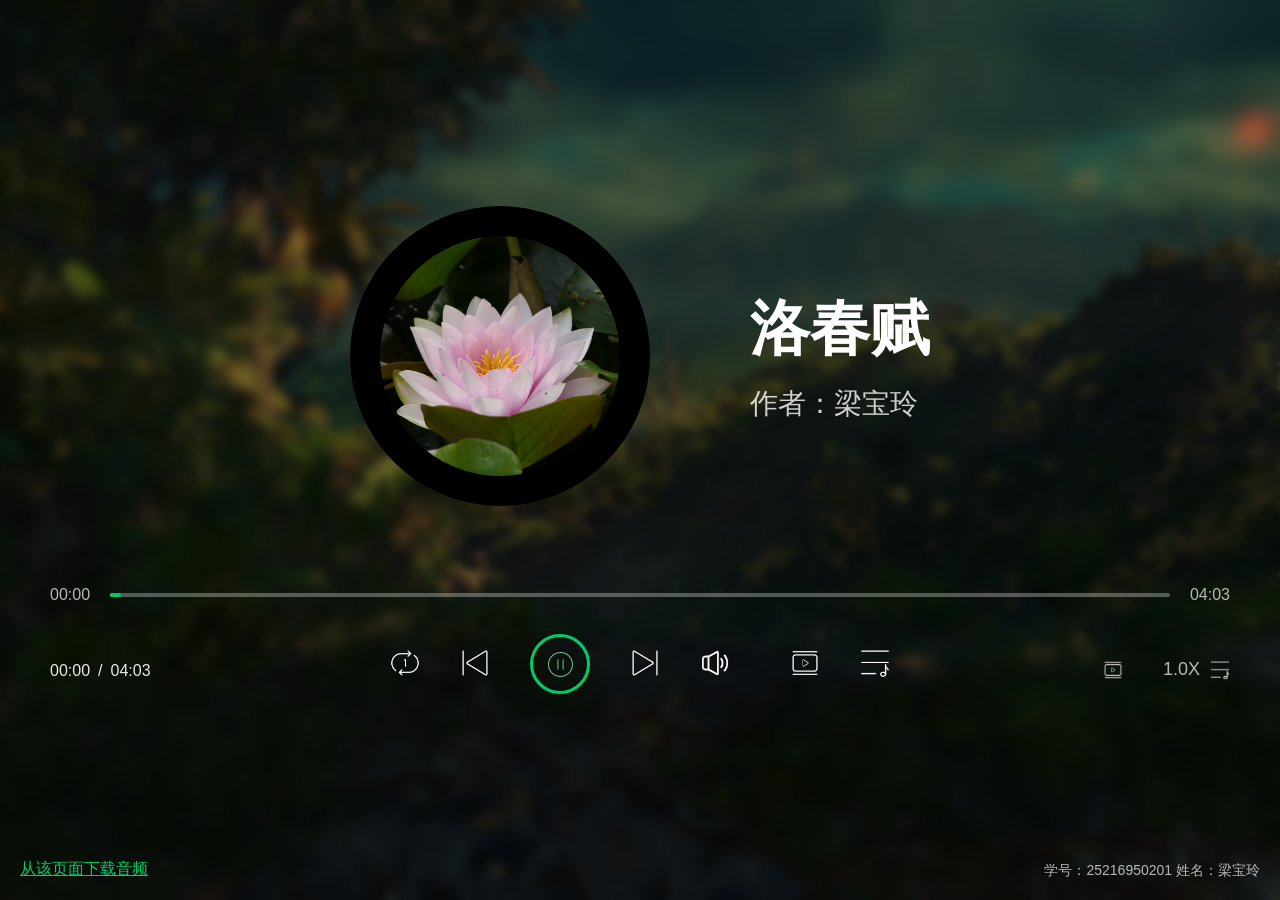
<file: 25216950201_梁宝玲_实验2/index.html>
<!DOCTYPE html>
<html lang="zh-CN">
<head>
    <meta charset="UTF-8">
    <meta name="viewport" content="width=device-width, initial-scale=1.0">
    <title>洛春赋音乐播放器</title>
    <style>
        * {
            margin: 0;
            padding: 0;
            box-sizing: border-box;
            font-family: "微软雅黑", sans-serif;
        }
        body {
            background: url("./img/bg0.png") no-repeat center;
            background-size: cover;
            width: 100vw;
            height: 100vh;
            display: flex;
            justify-content: center;
            align-items: center;
            overflow: hidden;
        }
        /* 学号姓名标识 */
        .student-tag {
            position: fixed;
            bottom: 20px;
            right: 20px;
            font-size: 14px;
            color: rgba(255,255,255,0.7);
            z-index: 10;
        }
        /* 播放器主容器 */
        .player {
            width: 100%;
            height: 100%;
            background-color: rgba(0,0,0,0.3);
            backdrop-filter: blur(5px);
            display: flex;
            flex-direction: column;
            justify-content: center;
            align-items: center;
            padding: 0 50px;
        }
        /* 封面+歌曲信息区域 */
        .cover-info {
            display: flex;
            align-items: center;
            gap: 100px;
            margin-bottom: 80px;
        }
        .circle-mask {
            width: 300px;
            height: 300px;
            border-radius: 50%;
            background-color: #000;
            display: flex;
            align-items: center;
            justify-content: center;
        }
        .cover-img {
            width: 240px;
            height: 240px;
            border-radius: 50%;
            object-fit: cover;
        }
        .song-info {
            text-align: left;
        }
        .song-info h1 {
            font-size: 60px;
            color: #fff;
            margin-bottom: 15px;
        }
        .song-info p {
            font-size: 28px;
            color: rgba(255,255,255,0.8);
        }
        /* 进度条区域 */
        .progress-area {
            width: 100%;
            max-width: 1200px;
            display: flex;
            align-items: center;
            justify-content: space-between;
            gap: 20px;
            margin-bottom: 30px;
        }
        .progress-bar {
            flex: 1;
            height: 4px;
            background-color: rgba(255,255,255,0.3);
            border-radius: 2px;
            cursor: pointer;
        }
        .progress {
            width: 1%; /* 匹配00:04进度 */
            height: 100%;
            background-color: #00cc66;
            border-radius: 2px;
        }
        .time {
            font-size: 16px;
            color: rgba(255,255,255,0.7);
        }
        /* 控制栏 */
        .controls {
            display: flex;
            align-items: center;
            justify-content: center;
            gap: 40px;
            width: 100%;
            max-width: 800px;
        }
        .control-btn {
            background: transparent;
            border: none;
            cursor: pointer;
        }
        .control-btn img {
            width: 30px;
            height: 30px;
            object-fit: contain;
        }
        /* 播放按钮 */
        .play-btn {
            width: 60px;
            height: 60px;
            border: 3px solid #00cc66;
            border-radius: 50%;
            display: flex;
            align-items: center;
            justify-content: center;
        }
        .play-btn img {
            width: 25px;
            height: 25px;
        }
        /* 倍速、MV、列表按钮 */
        .speed {
            font-size: 18px;
            color: rgba(255,255,255,0.7);
            margin-left: 30px;
        }
        .mv-btn {
            margin-left: 20px;
        }
        /* 下载按钮 */
        .download-btn {
            position: fixed;
            bottom: 20px;
            left: 20px;
            font-size: 16px;
            color: #00cc66;
            text-decoration: underline;
            cursor: pointer;
        }
        /* 播放列表 */
        .play-list {
            position: fixed;
            top: 50%;
            left: 50%;
            transform: translate(-50%, -50%);
            width: 400px;
            background-color: rgba(0,0,0,0.9);
            padding: 20px;
            border-radius: 10px;
            display: none;
            z-index: 20;
        }
        .play-list.show {
            display: block;
        }
        .play-list h3 {
            color: #fff;
            margin-bottom: 15px;
            padding-bottom: 10px;
            border-bottom: 1px solid rgba(255,255,255,0.2);
        }
        .song-list {
            list-style: none;
        }
        .song-list li {
            color: #fff;
            padding: 10px 0;
            cursor: pointer;
            border-bottom: 1px solid rgba(255,255,255,0.1);
        }
        .song-list li.active {
            color: #00cc66;
        }
        /* MV播放弹窗 */
        .mv-modal {
            position: fixed;
            top: 0;
            left: 0;
            width: 100%;
            height: 100%;
            background-color: rgba(0,0,0,0.9);
            display: none;
            align-items: center;
            justify-content: center;
            z-index: 999;
        }
        .mv-modal.show {
            display: flex;
        }
        .close-mv {
            position: absolute;
            top: 20px;
            right: 30px;
            font-size: 30px;
            color: #fff;
            cursor: pointer;
        }
        .mv-player {
            width: 80%;
            max-width: 1000px;
        }
        /* 右下角标识（匹配截图）- 与进度条行对齐 */
        .right-corner-tag {
            position: fixed;
            bottom: 220px; /* 与进度条行对齐（和截图一致） */
            right: 50px;
            display: flex;
            align-items: center;
            gap: 10px;
            color: #fff;
            font-size: 14px;
            z-index: 10;
        }
        .right-corner-tag img {
            width: 20px;
            height: 20px;
        }
        /* 左下角进度条信息 - 与进度条行对齐 */
        .left-corner-progress {
            position: fixed;
            bottom: 220px; /* 与进度条行对齐（和截图一致） */
            left: 50px;
            display: flex;
            align-items: center;
            gap: 8px;
            color: rgba(255,255,255,0.9);
            font-size: 16px;
            z-index: 10;
        }
        /* 倍速切换样式 */
        .speed {
            cursor: pointer;
            transition: color 0.2s;
        }
        .speed:hover {
            color: #00cc66;
        }
    </style>
</head>
<body>
    <!-- 学号姓名标识 -->
    <div class="student-tag">学号：25216950201 姓名：梁宝玲</div>
    <!-- 右下角标识（匹配截图）- 与进度条行对齐 -->
    <div class="right-corner-tag">
        <img src="./img/MV.png" alt="MV标识">
        <span class="speed" id="speed-selector">1.0X</span>
        <img src="./img/列表.png" alt="列表标识">
    </div>
    <!-- 左下角进度条信息 - 与进度条行对齐 -->
    <div class="left-corner-progress">
        <span class="current-time-left">00:04</span>
        <span>/</span>
        <span class="total-time-left">04:03</span>
    </div>

    <!-- 播放器 -->
    <div class="player">
        <!-- 封面+歌曲信息 -->
        <div class="cover-info">
            <div class="circle-mask">
                <img src="./img/record1.jpg" alt="洛春赋封面" class="cover-img">
            </div>
            <div class="song-info">
                <h1>洛春赋</h1>
                <p>作者：云汐</p>
            </div>
        </div>

        <!-- 进度条+时间 -->
        <div class="progress-area">
            <span class="time current-time">00:04</span>
            <div class="progress-bar" id="progress-bar">
                <div class="progress" id="progress"></div>
            </div>
            <span class="time total-time">04:03</span>
        </div>

        <!-- 控制栏 -->
        <div class="controls">
            <button class="control-btn mode-btn">
                <img src="./img/mode1.png" alt="循环模式">
            </button>
            <button class="control-btn prev-btn">
                <img src="./img/上一首.png" alt="上一曲">
            </button>
            <button class="control-btn play-btn" id="play-btn">
                <img src="./img/暂停.png" alt="暂停">
            </button>
            <button class="control-btn next-btn">
                <img src="./img/下一首.png" alt="下一曲">
            </button>
            <button class="control-btn volume-btn">
                <img src="./img/音量.png" alt="音量">
            </button>
            <!-- MV播放按钮 -->
            <button class="control-btn mv-btn" id="mv-btn">
                <img src="./img/MV.png" alt="播放MV">
            </button>
            <button class="control-btn list-btn" id="list-btn">
                <img src="./img/列表.png" alt="播放列表">
            </button>
        </div>

        <!-- 下载按钮 -->
        <a href="./mp3/music0.mp3" download class="download-btn">从该页面下载音频</a>
    </div>

    <!-- 播放列表 -->
    <div class="play-list" id="play-list">
        <h3>播放列表</h3>
        <ul class="song-list" id="song-list">
            <li class="active" 
                data-src="./mp3/music0.mp3" 
                data-title="洛春赋" 
                data-singer="梁宝玲" 
                data-cover="./img/record0.jpg" 
                data-bg="./img/bg0.png"
                data-mv="./mp4/video0.mp4">
                洛春赋 - 梁宝玲
            </li>
            <li 
                data-src="./mp3/music1.mp3" 
                data-title="歌曲2" 
                data-singer="梁宝玲" 
                data-cover="./img/record1.jpg" 
                data-bg="./img/bg1.png"
                data-mv="./mp4/video1.mp4">
                歌曲2 - 梁宝玲
            </li>
            <li 
                data-src="./mp3/music2.mp3" 
                data-title="歌曲3" 
                data-singer="梁宝玲" 
                data-cover="./img/record2.jpg" 
                data-bg="./img/bg2.png"
                data-mv="./mp4/video2.mp4">
                歌曲3 - 梁宝玲
            </li>
            <li 
                data-src="./mp3/music3.mp3" 
                data-title="歌曲4" 
                data-singer="梁宝玲" 
                data-cover="./img/record3.jpg" 
                data-bg="./img/bg3.png"
                data-mv="./mp4/video3.mp4">
                歌曲4 - 梁宝玲
            </li>
        </ul>
    </div>

    <!-- MV播放弹窗 -->
    <div class="mv-modal" id="mv-modal">
        <span class="close-mv" id="close-mv">×</span>
        <video class="mv-player" id="mv-player" controls></audio>
    </div>

    <!-- 音频标签 -->
    <audio id="audio" src="./mp3/music0.mp3">

    <script>
        // 获取DOM元素
        const audio = document.getElementById('audio');
        const playBtn = document.getElementById('play-btn');
        const prevBtn = document.querySelector('.prev-btn');
        const nextBtn = document.querySelector('.next-btn');
        const listBtn = document.getElementById('list-btn');
        const playList = document.getElementById('play-list');
        const songList = document.getElementById('song-list');
        const listItems = songList.querySelectorAll('li');
        const progressBar = document.getElementById('progress-bar');
        const progress = document.getElementById('progress');
        const currentTimeEl = document.querySelector('.current-time');
        const totalTimeEl = document.querySelector('.total-time');
        const songTitleEl = document.querySelector('.song-info h1');
        const songSingerEl = document.querySelector('.song-info p');
        const coverImg = document.querySelector('.cover-img');
        const body = document.querySelector('body');
        const mvBtn = document.getElementById('mv-btn');
        const mvModal = document.getElementById('mv-modal');
        const closeMv = document.getElementById('close-mv');
        const mvPlayer = document.getElementById('mv-player');
        let currentMvPath = './mp4/video0.mp4';

        // 获取左下角进度信息元素和倍速切换元素
        const currentTimeLeft = document.querySelector('.current-time-left');
        const totalTimeLeft = document.querySelector('.total-time-left');
        const speedSelector = document.getElementById('speed-selector');
        let playSpeed = 1.0;

        // 全局变量
        let currentIndex = 0;

        // 时间格式化
        function formatTime(sec) {
            const m = Math.floor(sec/60).toString().padStart(2, '0');
            const s = Math.floor(sec%60).toString().padStart(2, '0');
            return `${m}:${s}`;
        }

        // 播放当前歌曲
        function playCurrent() {
            const item = listItems[currentIndex];
            audio.src = item.dataset.src;
            songTitleEl.textContent = item.dataset.title;
            songSingerEl.textContent = `作者：${item.dataset.singer}`;
            coverImg.src = item.dataset.cover;
            body.style.backgroundImage = `url(${item.dataset.bg})`;
            currentMvPath = item.dataset.mv;
            // 列表高亮
            listItems.forEach(i => i.classList.remove('active'));
            item.classList.add('active');
            // 播放时同步当前倍速
            audio.play();
            audio.playbackRate = playSpeed;
            playBtn.innerHTML = '<img src="./img/暂停.png" alt="暂停">';
        }

        // 播放/暂停切换
        playBtn.addEventListener('click', () => {
            if (audio.paused) {
                audio.play();
                playBtn.innerHTML = '<img src="./img/暂停.png" alt="暂停">';
            } else {
                audio.pause();
                playBtn.innerHTML = '<img src="./img/继续播放.png" alt="继续播放">';
            }
        });

        // 上一曲/下一曲
        prevBtn.addEventListener('click', () => {
            currentIndex = (currentIndex-1 + listItems.length) % listItems.length;
            playCurrent();
        });
        nextBtn.addEventListener('click', () => {
            currentIndex = (currentIndex+1) % listItems.length;
            playCurrent();
        });

        // 播放列表
        listBtn.addEventListener('click', () => {
            playList.classList.toggle('show');
        });
        listItems.forEach((item, idx) => {
            item.addEventListener('click', () => {
                currentIndex = idx;
                playCurrent();
                playList.classList.remove('show');
            });
        });

        // 进度条更新
        audio.addEventListener('timeupdate', () => {
            const percent = (audio.currentTime / audio.duration) * 100;
            progress.style.width = `${percent}%`;
            currentTimeEl.textContent = formatTime(audio.currentTime);
            // 同步更新左下角进度信息
            currentTimeLeft.textContent = formatTime(audio.currentTime);
        });
        audio.addEventListener('loadedmetadata', () => {
            totalTimeEl.textContent = formatTime(audio.duration);
            // 同步更新左下角总时长
            totalTimeLeft.textContent = formatTime(audio.duration);
        });
        progressBar.addEventListener('click', (e) => {
            const barWidth = progressBar.offsetWidth;
            audio.currentTime = (e.offsetX / barWidth) * audio.duration;
        });

        // MV播放功能
        mvBtn.addEventListener('click', () => {
            mvPlayer.src = currentMvPath;
            mvModal.classList.add('show');
            mvPlayer.play();
        });
        closeMv.addEventListener('click', () => {
            mvModal.classList.remove('show');
            mvPlayer.pause();
        });

        // 倍速切换功能
        speedSelector.addEventListener('click', () => {
            const speeds = [0.5, 1.0, 1.25, 1.5, 2.0];
            const currentSpeedIndex = speeds.indexOf(playSpeed);
            const nextSpeedIndex = (currentSpeedIndex + 1) % speeds.length;
            playSpeed = speeds[nextSpeedIndex];
            speedSelector.textContent = `${playSpeed}X`;
            audio.playbackRate = playSpeed;
        });

        // 初始化播放
        playCurrent();
    </script>
</body>
</html>
</file>
